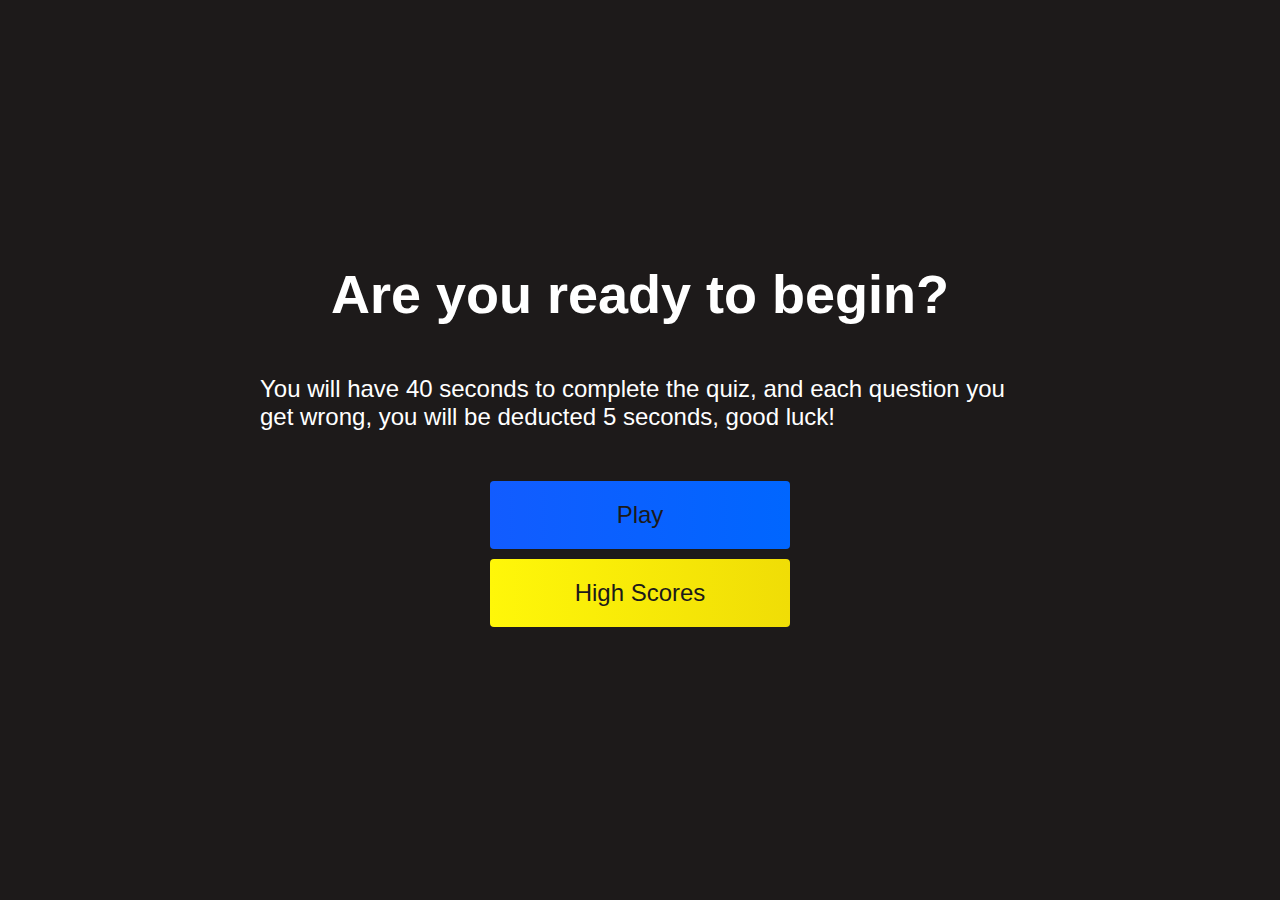
<file: index.html>
<!DOCTYPE html>
<html lang="en">

<head>
    <meta charset="UTF-8">
    <meta http-equiv="X-UA-Compatible" content="IE=edge">
    <meta name="viewport" content="width=device-width, initial-scale=1.0">
    <title>Coding Quiz</title>
    <link rel="stylesheet" href="./assets/css/style.css">
</head>

<body>
    <div class="container">
        <div id="home" class="flex-column flex-center">
            <h1>Are you ready to begin?</h1>
            <p>You will have 40 seconds to complete the quiz, and each question you get wrong, you will be deducted 5 seconds, good luck!</p>
            <a href="/game.html" class="btn">Play</a>
            <a href="/highscores.html" class="btn" id="highscore-btn">High Scores</a>
        </div>
    </div>
    
    <script src="./assets/js/app.js"></script>
</body>

</html>
</file>
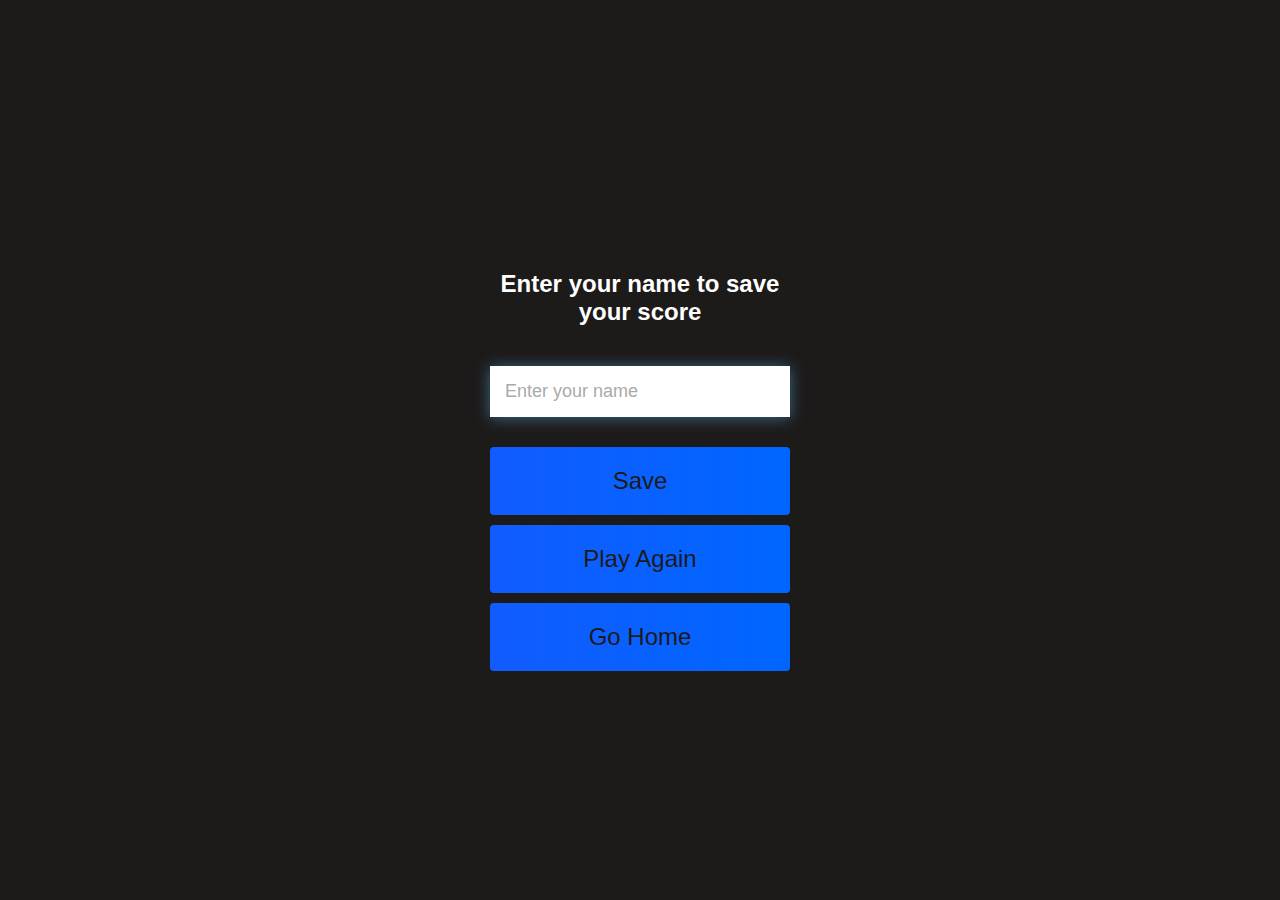
<file: end.html>
<!DOCTYPE html>
<html lang="en">
<head>
    <meta charset="UTF-8">
    <meta http-equiv="X-UA-Compatible" content="IE=edge">
    <meta name="viewport" content="width=device-width, initial-scale=1.0">
    <title>Document</title>
    <link rel="stylesheet" href="./assets/css/style.css">
</head>
<body>
    <div class="container">
        <div id="end" class="flex-center flex-column">
            <h1 id="finalScore">0</h1>
            <form class="end-form-container">
                <h2 id="end-text">Enter your name to save your score</h2>
                <input type="text" name="name" id="username" placeholder="Enter your name">
                <button class="btn" id="saveScoreBtn" type="submit" onclick="saveHighScore(event)" disabled>Save</button>
            </form>
            <a href="/game.html" class="btn">Play Again</a>
            <a href="/" class="btn">Go Home</a>
        </div>
    </div>
    <script src="end.js"></script>
</body>
</html>
</file>
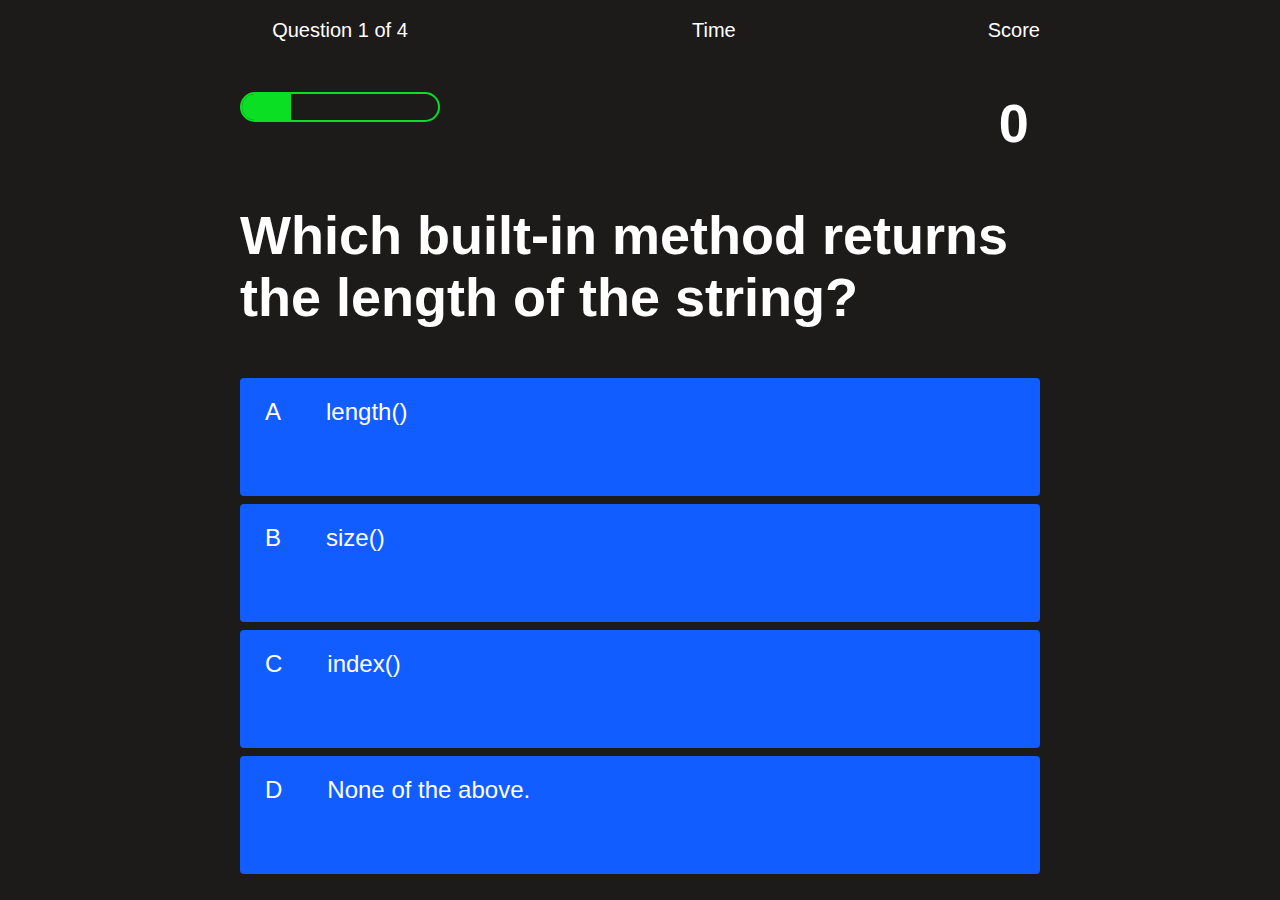
<file: game.html>
<!DOCTYPE html>
<html lang="en">
  <head>
    <meta charset="UTF-8" />
    <meta http-equiv="X-UA-Compatible" content="IE=edge" />
    <meta name="viewport" content="width=device-width, initial-scale=1.0" />
    <title>Quiz Page</title>
    <link rel="stylesheet" href="./assets/css/style.css" />
    <link rel="stylesheet" href="game.css" />
  </head>
  <body>
    <div class="container">
      <div id="game" class="justify-center flex-column">
        <div id="hud">
          <div class="hud-item">
            <p id="progressText" class="hud-prefix">Question</p>
            <div id="progressBar">
              <div id="progressBarFull"></div>
            </div>
          </div>
          <div class="hud-item">
            <p class="hud-prefix" id="countdown">Time</p>
            <h1 class="hud-main-text" id=""></h1>
          </div>
          <div class="hud-item">
            <p class="hud-prefix">Score</p>
            <h1 class="hud-main-text" id="score">0</h1>
          </div>
        </div>
        <h1 id="question">What is the answer to this question?</h1>
        <div class="choice-container">
          <p class="choice-prefix">A</p>
          <p class="choice-text" data-number="1">Choice 1</p>
        </div>
        <div class="choice-container">
          <p class="choice-prefix">B</p>
          <p class="choice-text" data-number="2">Choice 2</p>
        </div>
        <div class="choice-container">
          <p class="choice-prefix">C</p>
          <p class="choice-text" data-number="3">Choice 3</p>
        </div>
        <div class="choice-container">
          <p class="choice-prefix">D</p>
          <p class="choice-text" data-number="4">Choice 4</p>
        </div>
      </div>
    </div>
    <script src="./assets/js/app.js"></script>
  </body>
</html>
</file>
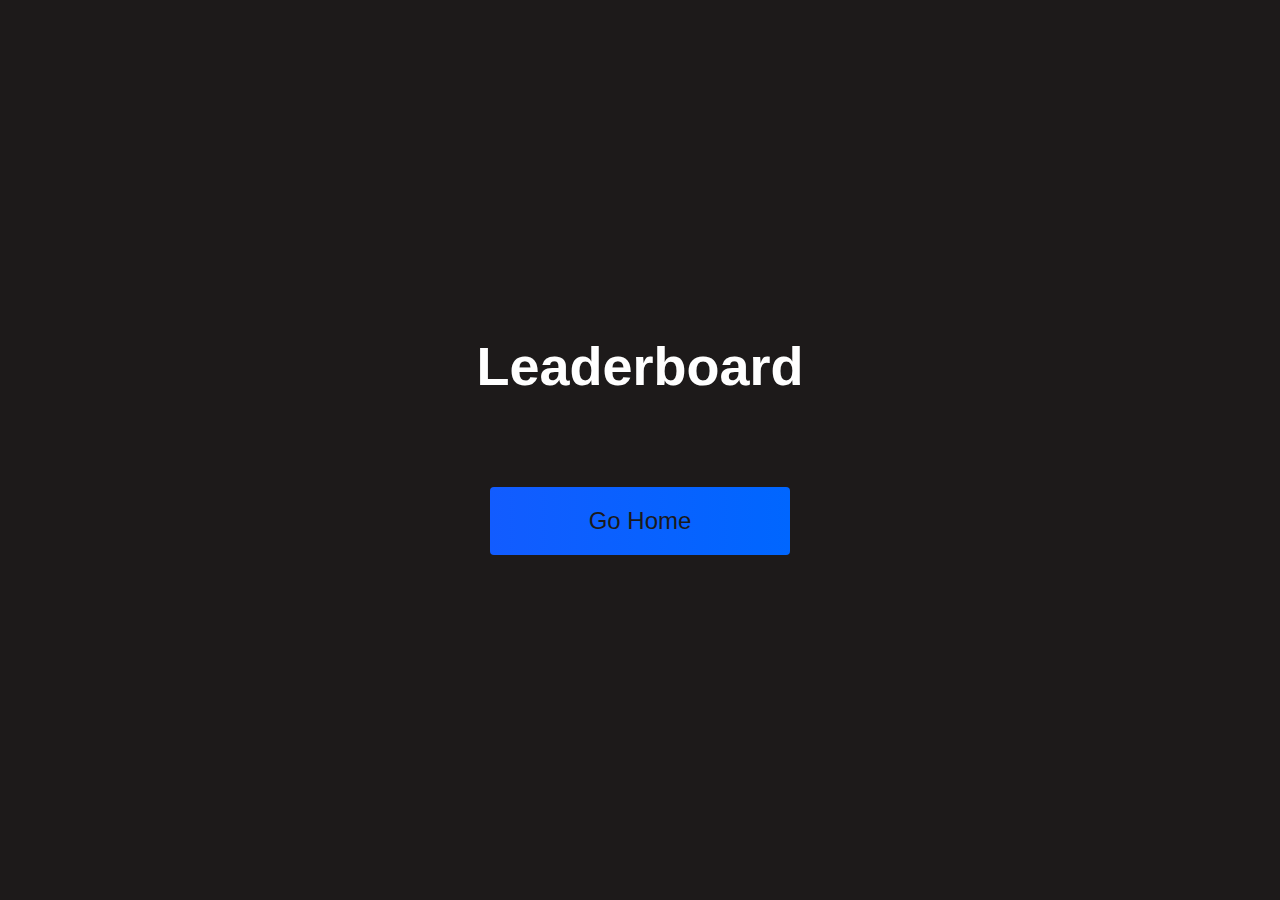
<file: highscores.html>
<!DOCTYPE html>
<html lang="en">
<head>
    <meta charset="UTF-8">
    <meta http-equiv="X-UA-Compatible" content="IE=edge">
    <meta name="viewport" content="width=device-width, initial-scale=1.0">
    <title>High Scores</title>
    <link rel="stylesheet" href="./assets/css/style.css">
    <link rel="stylesheet" href="highscores.css">
</head>
<body>
    <div class="container">
        <div id="highScores" class="flex-center flex-column">
            <h1 id="finalScore">Leaderboard</h1>
            <ul id="highScoresList"></ul>
            <a href="/" class="btn">Go Home</a>
        </div>
    </div>
    <script src="highscores.js"></script>
</body>
</html>
</file>
<file: assets/css/style.css>
:root {
  background-color: rgb(29, 26, 26);
}

* {
  box-sizing: border-box;
  margin: 0;
  padding: 0;
  font-size: 62.5%;
  font-family: "Gill Sans", "Gill Sans MT", Calibri, "Trebuchet MS", sans-serif;
}

h1 {
  font-size: 5.4rem;
  color: #fff;
  margin-bottom: 5rem;
}

p {
    font-size: 2.4rem;
    color: #fff;
    margin-bottom: 5rem;
}

h2 {
  font-size: 4.2rem;
  margin-bottom: 4rem;
}

.container {
  width: 100vw;
  height: 100vh;
  display: flex;
  justify-content: center;
  align-items: center;
  max-width: 80rem;
  margin: 0 auto;
  padding: 2rem;
}

.flex-column {
  display: flex;
  flex-direction: column;
}

.flex-center {
  justify-content: center;
  align-items: center;
}

.justify-center {
  justify-content: center;
}

.text-center {
  text-align: center;
}

.hidden {
  display: none;
}

/* btn styling start */
.btn {
  font-size: 2.4rem;
  padding: 2rem 0;
  width: 30rem;
  text-align: center;
  margin-bottom: 1rem;
  text-decoration: none;
  color: rgb(28, 26, 26);
  background: linear-gradient(
    90deg,
    rgb(18, 92, 255) 0%,
    rgb(0, 102, 255) 100%
  );
  border-radius: 4px;
}

.btn:hover {
  cursor: pointer;
  box-shadow: 0 0.4rem 1.4rem 0 rgba(8, 114, 244, 0.6);
  transition: transform 150ms;
  transform: scale(1.03);
}

.btn[disabled]:hover {
  cursor: not-allowed;
  box-shadow: none;
  transform: none;
}

#highscore-btn {
  background: linear-gradient(
    90deg,
    rgb(255, 247, 9) 0%,
    rgb(240, 221, 6) 100%
  );
}

#highscore-btn:hover {
    box-shadow: 0 0.4rem 1.4rem 0 rgba(255, 255, 0, 0.5);
}

/* btn styling end */

/* End Page CSS */
.end-form-container {
    width: 100%;
    display: flex;
    flex-direction: column;
    align-items: center;
    max-width: 30rem;
}

input {
    margin-bottom: 1rem;
    width: 20rem;
    padding: 1.5rem;
    font-size: 1.8rem;
    border: none;
    box-shadow: 0 0.1rem 1.4rem 0 rgba(86, 185, 235, 0.5);
}

input::placeholder {
    color: #aaa;
}

#username {
    margin-bottom: 3rem;
    width: 100%;
    outline: none;
}

#end-text {
    font-size: 2.4rem;
    color: #fff;
    text-align: center;
}

#saveScoreBtn {
    border: none;
}

#countdown {
    height: 100px;
    width: 200px;
}
</file>
<file: game.css>
body {
    color: #fff;
}

.choice-container {
    display: flex;
    margin-bottom: 0.8rem;
    width: 100%;
    border-radius: 4px;
    background: rgb(18, 93, 255);
    font-size: 3rem;
    min-width: 80rem;
}

.choice-container:hover {
    cursor: pointer;
    box-shadow: 0 0.4rem 1.4rem 0 rgba(6, 103, 247, 0.5);
    transform: scale(1.02);
    transition: transform 100ms;
}

.choice-prefix {
    padding: 2rem 2.5rem;
    color: #fff;
}

.choice-text {
    padding: 2rem;
    width: 100%;
}

.correct {
    background: linear-gradient(32deg, rgba(11, 233, 36) 0%, rgb(41, 232, 111) 100%);
}

.incorrect {
    background: linear-gradient(32deg, rgba(230, 29, 1) 0%, rgb(224, 11, 11, 1) 100%);
}

/* Heads up Display */
#hud {
    display: flex;
    justify-content: space-between;
}

.hud-prefix {
    text-align: center;
    font-size: 2rem;
}

.hud-main-text {
    text-align: center;
}

#progressBar {
    width: 20rem;
    height: 3rem;
    border: 0.2rem solid rgb(11, 223, 36);
    margin-top: 2rem;
    border-radius: 50px;
    overflow: hidden;
}

#progressBarFull {
    height: 100%;
    background: rgb(11, 223, 36);
    width: 0%;
}

@media screen and (max-width: 768px) {
    .choice-container {
        min-width: 40rem;
    }
}
</file>
<file: highscores.css>
body {
    color: #fff;
}

#highScoresList {
    list-style: none;
    margin-bottom: 4rem;
}

.high-score {
    font-size: 2.8rem;
    margin-bottom: 0.5rem;
}
</file>
